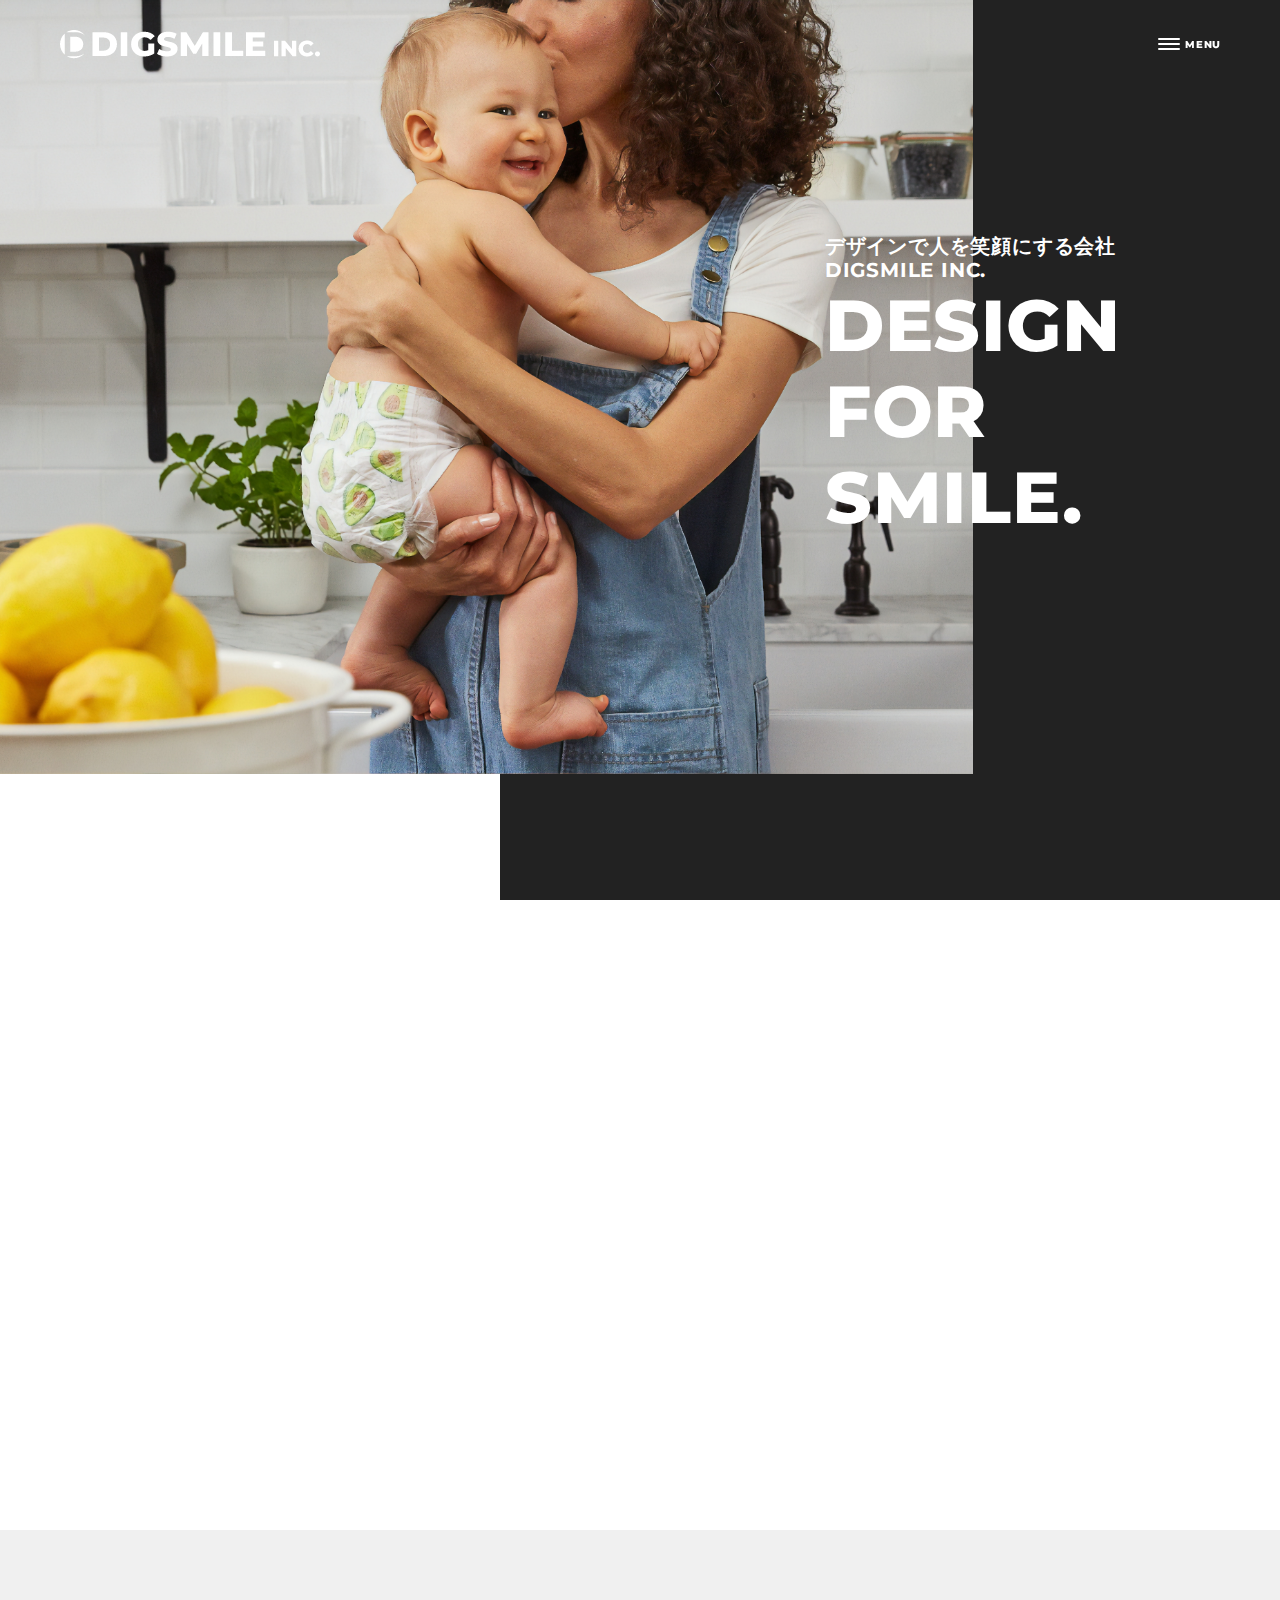
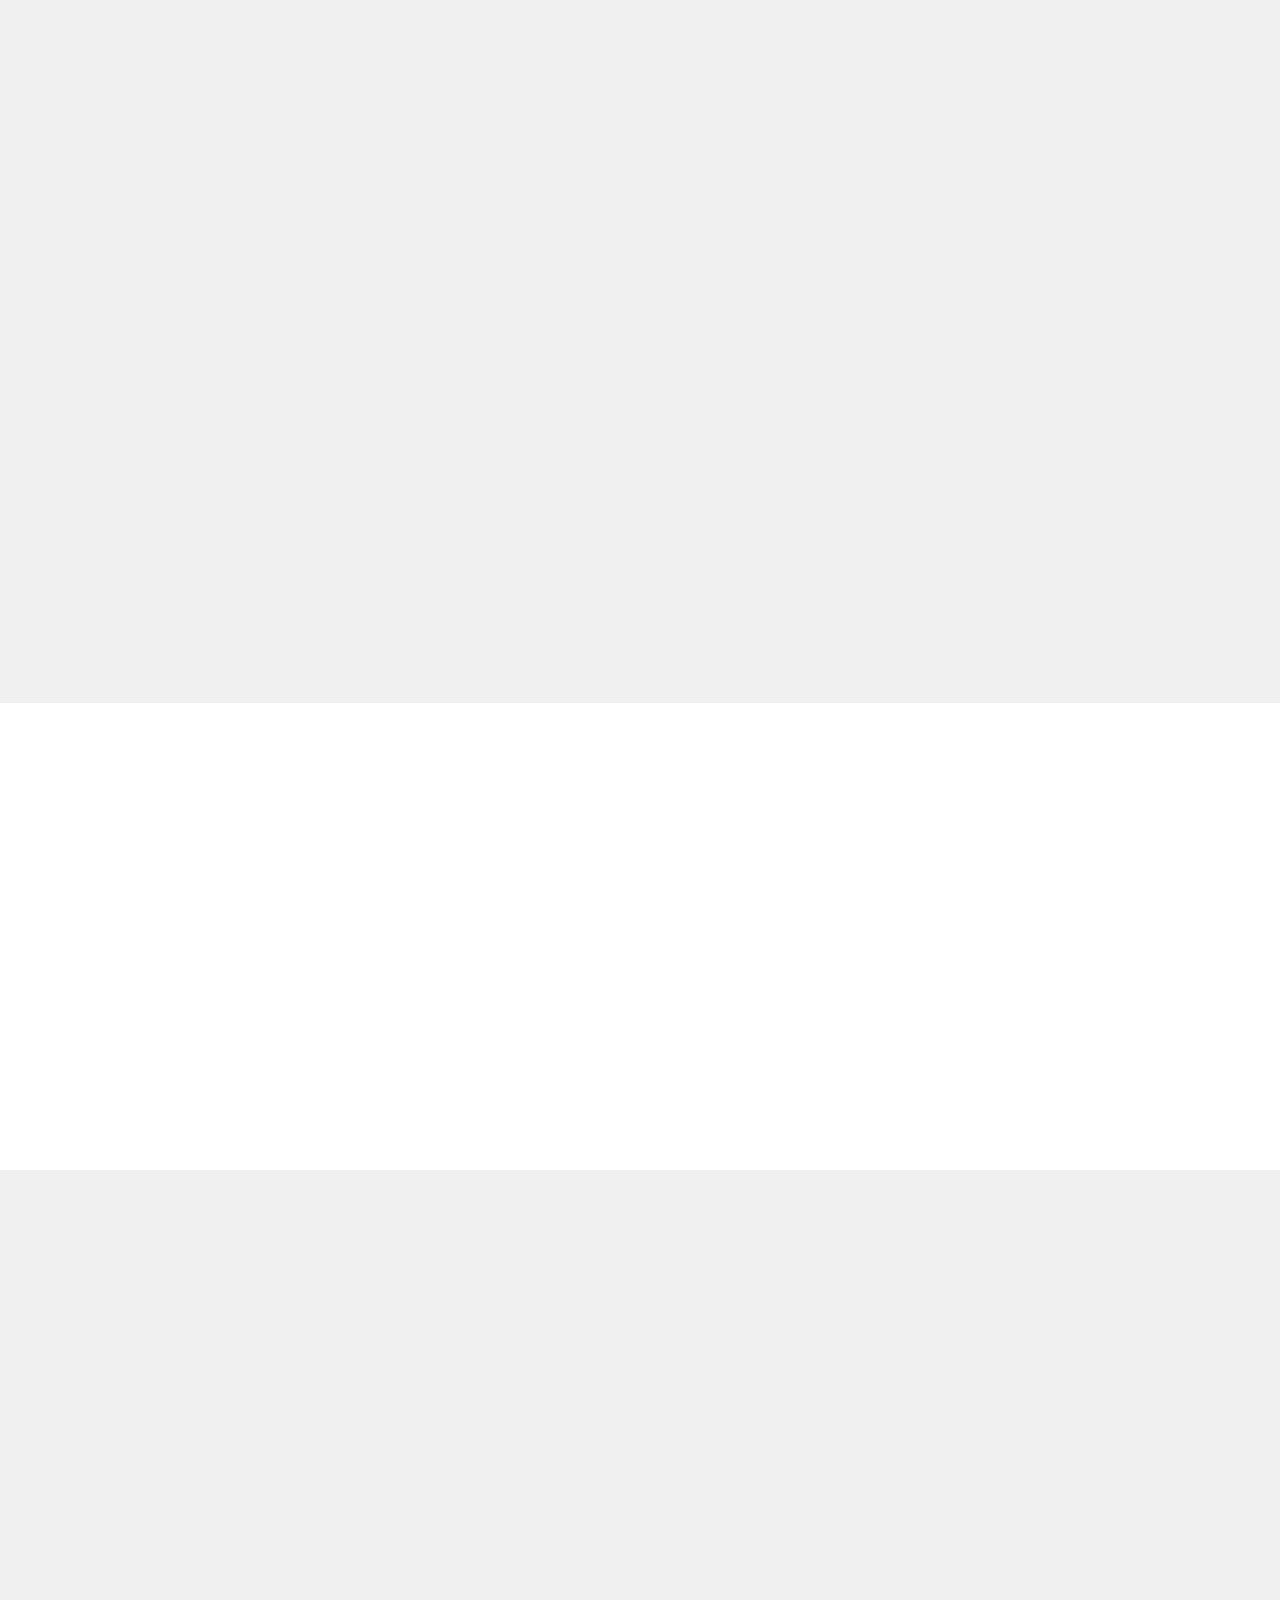
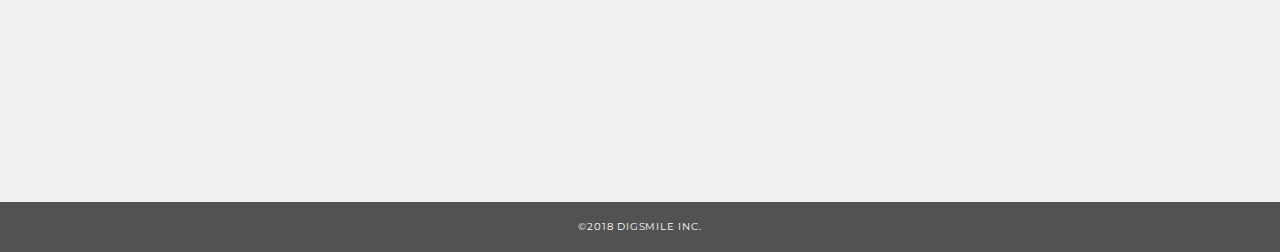
<file: index.html>
<!DOCTYPE html>
<html lang="ja">

<head>
  <meta charset="UTF-8">
  <meta http-equiv="X-UA-Compatible" content="IE=edge">
  <meta name="viewport" content="width=device-width, initial-scale=1.0">
  <title>DIGSMILE INC.</title>

  <link rel="stylesheet" href="./css/reset.css">
  <link rel="stylesheet" href="./css/style.css">

  <link rel="preconnect" href="https://fonts.gstatic.com">
  <link href="https://fonts.googleapis.com/css2?family=Montserrat:wght@500;700;800&family=Noto+Sans+JP&display=swap"
    rel="stylesheet">
</head>

<body>
  <header class="header">
    <div class="flex">
      <h1 class="header__logo" id="back-totop"><img src="./img/site-logo.png" alt="DIGSMILE inc."></h1>
      <div class="nav-menu header__nav-menu">
        <div class="openbtn4"><span></span><span></span><span></span></div>
      </div>
    </div>
    <nav>
      <ul class="menu-list">
        <li class="menu-list__item"><a class="menu-list__link" href="./about_us.html" target="_blank" rel="noopener noreferrer">ABOUT US</a></li>
        <li class="menu-list__item"><a class="menu-list__link" href="#works">WORKS</a></li>
        <li class="menu-list__item"><a class="menu-list__link" href="#culture">CULTURE</a></li>
        <li class="menu-list__item"><a class="menu-list__link" href="#topic">TOPIC</a></li>
        <li class="menu-list__item"><a class="menu-list__link" href="./contact.html" target="_blank" rel="noopener noreferrer">CONTACT</a></li>
      </ul>
    </nav>
  </header>

  

  <div class="top-visual top-visual_size_l">
    <div class="top-img top-img_main">
      <div class="top-ttl top-img__top-ttl">
        <p class="top-ttl__lead">
          デザインで人を笑顔にする会社<br>
          DIGSMILE INC.</p>
        <p class="top-ttl__ttl">
          DESIGN<br>
          FOR<br>
          SMILE.<br></p>
      </div>
    </div>
    <div class="top-visual__rectangle"></div>
  </div>

  <div class="about" id="nav-trigger">
    <div class="inner about__inner scroll-up">
      <div class="card about__card card_bg_white">
        <h2 class="card__ttl">ABOUT US</h2>
        <p class="card__txt txt_NotoSans sp_fz_14">
          DIGSMILEは、デザインで人を笑顔にする会社。<br>
          なんでもない日常に少しのワクワクと遊び心を提供します。笑顔には世界を変える力がある、デザインには人を幸せにする力がある。毎日に幸せを感じて生きていきたい。<br>
          DIGSMILEの社名にはそんな想いが込められています。</p>
        <a class="btn card__btn" href="./about_us.html" target="_blank" rel="noopener noreferrer">READ MORE</a>
      </div>
    </div>
  </div>

  <div class="contents bg_gray">
    <div class="inner">
      <div class="flex-card">
        <div class="card scroll-up" id="works">
          <h2 class="card__ttl">WORKS</h2>
          <div class="card__img_s"><img src="./img/works-img.png" alt=""></div>
          <p class="card__txt">DIGSMILEの制作実績を紹介します。</p>
          <a href="#works" class="btn card__btn">READ MORE</a>
        </div>
        <div class="card scroll-up" id="culture">
          <h2 class="card__ttl">CULTURE</h2>
          <div class="card__img_s"><img src="./img/culture-img.png" alt=""></div>
          <p class="card__txt">DIGSMILEの社内文化について紹介します。</p>
          <a href="#culture" class="btn card__btn">READ MORE</a>
        </div>
      </div>
    </div>
  </div>

  <div class="topics" id="topic">
    <div class="inner scroll-up">
      <h2 class="topics__ttl">LATEST TOPICS</h2>
      <ul class="link-list topics__link-list">
        <li class="link-list-item">
          <p class="link-list-item__time">2020.02.01</p>
          <a href="" class="link-list-item__link">イベントレポート「VRクリエイター座談会 〜5Gの次に来るもの〜」</a>
        </li>
        <li class="link-list-item">
          <p class="link-list-item__time">2020.01.18</p>
          <a href="" class="link-list-item__link">プレスリリースのお知らせ DIGGIN’ RECORDS</a>
        </li>
        <li class="link-list-item">
          <p class="link-list-item__time">2020.01.01</p>
          <a href="" class="link-list-item__link">新年明けましておめでとうございます</a>
        </li>
      </ul>
      <a href="#topic" class="btn topics__btn">READ MORE</a>
    </div>
  </div>

  <div class="contact bg_gray">
    <div class="inner">
      <div class="flex-card_reverce">
        <div class="card card_contact scroll-up">
          <h2 class="card__ttl">CONTACT</h2>
          <p class="card__txt">制作の依頼、取材の依頼、IRや採用についての連絡・お問い合わせはコンタクトページから承っております。<br>
            まずはお気軽にご連絡ください。担当者から改めて返信いたします。</p>
          <a class="btn card__btn" href="./contact.html" target="_blank" rel="noopener noreferrer">READ MORE</a>
        </div>
        <div class="card card_contact scroll-up">
          <div class="card__img_m"><img src="./img/contact-img.png" alt=""></div>
        </div>
      </div>
    </div>
  </div>

  <footer class="footer">
    <p class="footer__txt">&copy;2018 DIGSMILE INC.</p>
  </footer>



  <script src="https://ajax.googleapis.com/ajax/libs/jquery/3.4.1/jquery.min.js"></script>
  <script src="../js/script.js"></script>
</body>

</html>
</file>
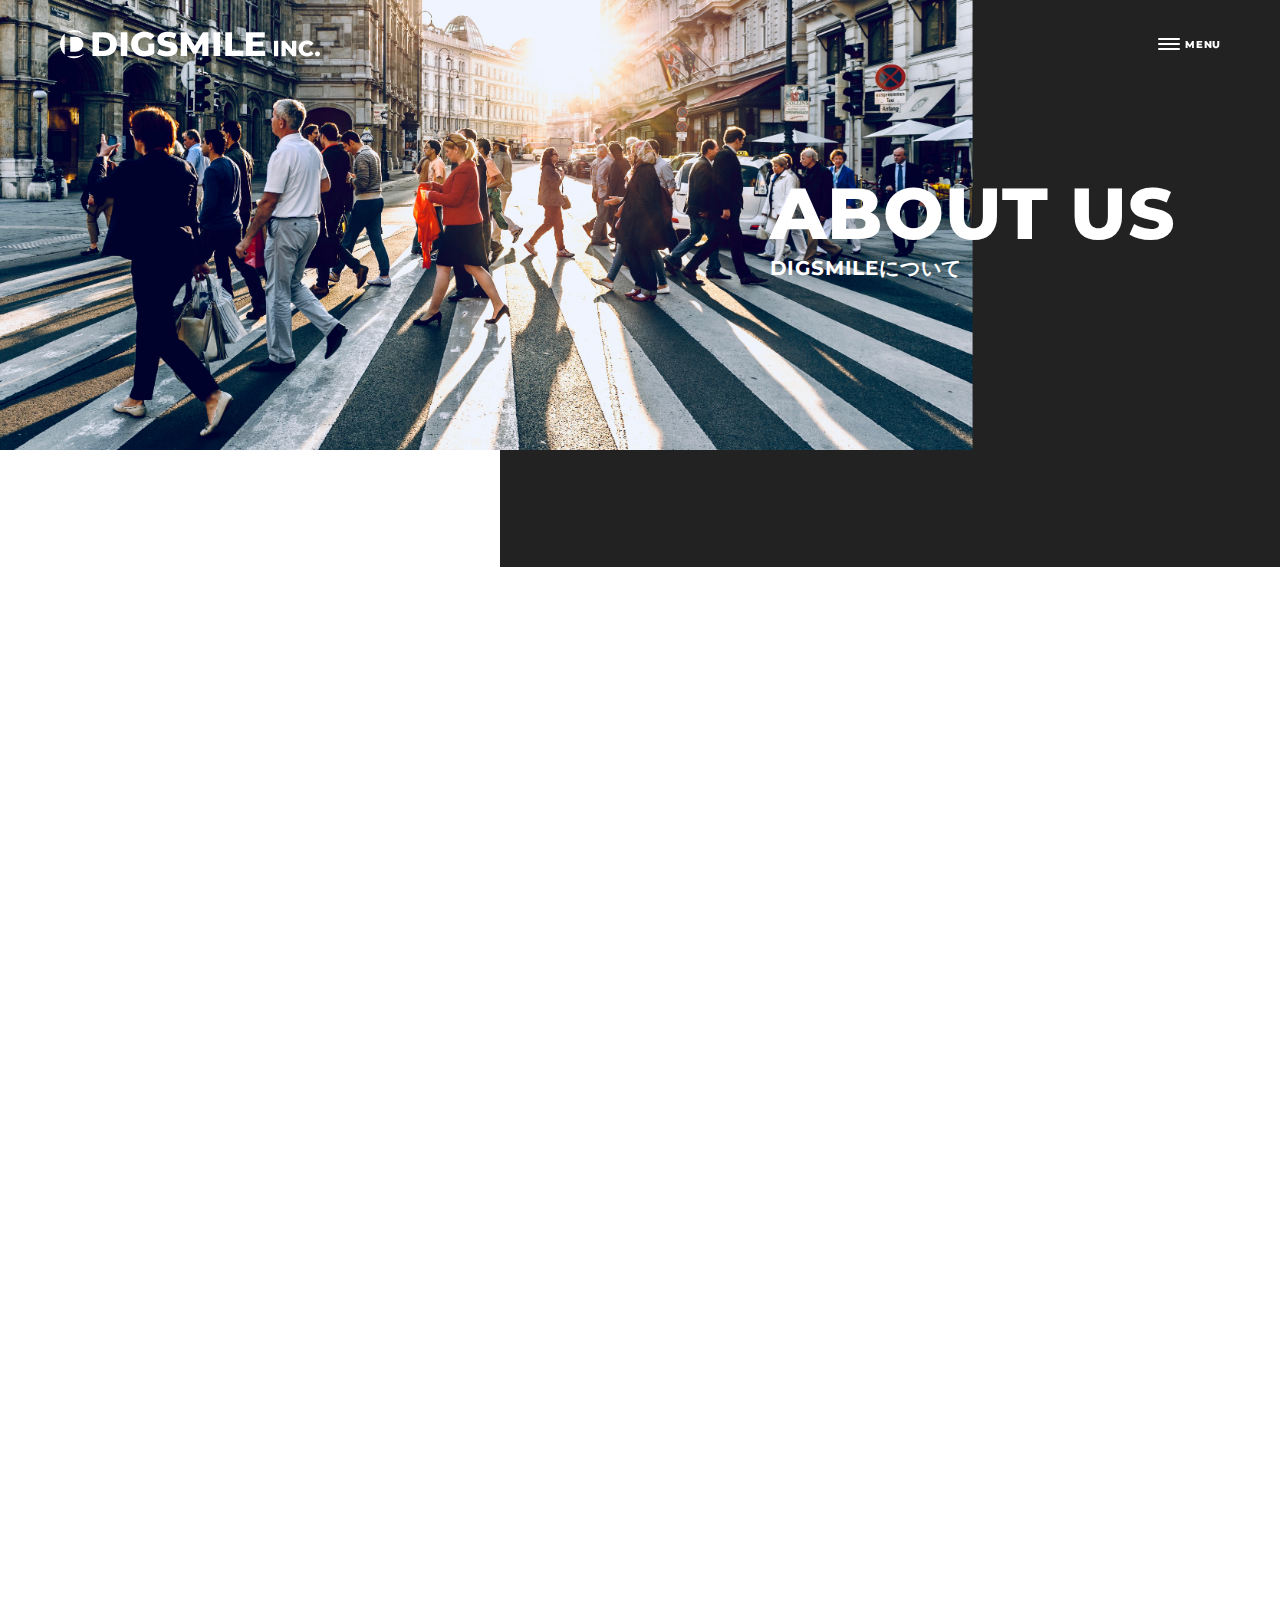
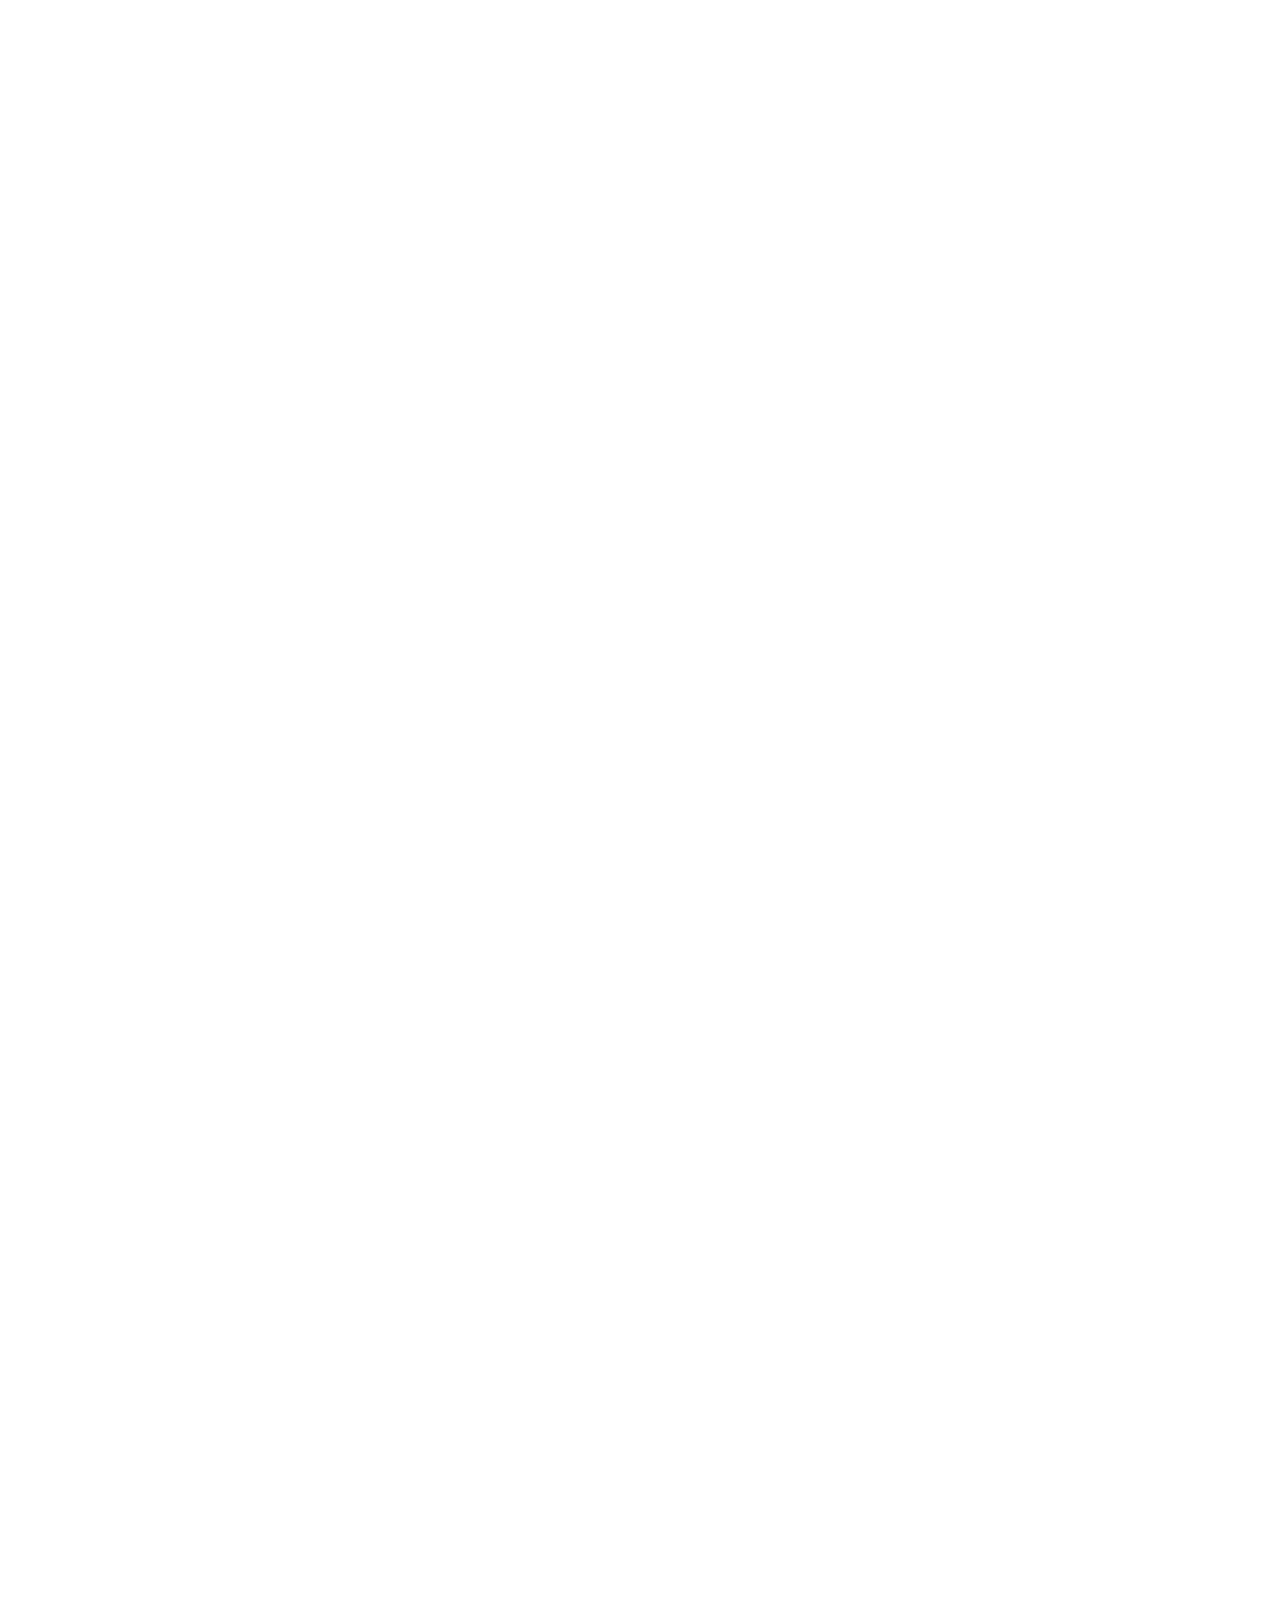
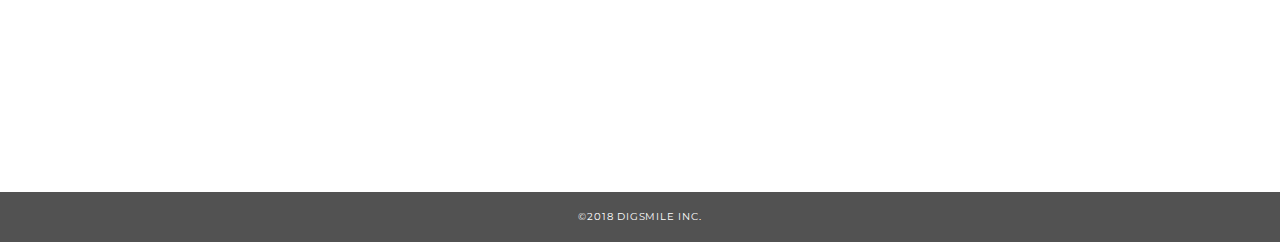
<file: about_us.html>
<!DOCTYPE html>
<html lang="ja">

<head>
  <meta charset="UTF-8">
  <meta http-equiv="X-UA-Compatible" content="IE=edge">
  <meta name="viewport" content="width=device-width, initial-scale=1.0">
  <title>DIGSMILE INC. | ABOUT US</title>

  <link rel="stylesheet" href="./css/reset.css">
  <link rel="stylesheet" href="./css/style.css">

  <link rel="preconnect" href="https://fonts.gstatic.com">
  <link href="https://fonts.googleapis.com/css2?family=Montserrat:wght@500;700;800&family=Noto+Sans+JP&display=swap"
    rel="stylesheet">
</head>

<body>
  <header class="header">
    <div class="flex">
      <h1 class="header__logo" id="back-toppage"><img src="./img/site-logo.png" alt="DIGSMILE inc."></h1>
      <div class="nav-menu header__nav-menu">
        <div class="openbtn4"><span></span><span></span><span></span></div>
      </div>
    </div>
    <nav>
      <ul class="menu-list">
        <li class="menu-list__item"><a class="menu-list__link" href="#">WORKS</a></li>
        <li class="menu-list__item"><a class="menu-list__link" href="#">CULTURE</a></li>
        <li class="menu-list__item"><a class="menu-list__link" href="#">TOPIC</a></li>
        <li class="menu-list__item"><a class="menu-list__link" href="./contact.html" target="_blank" rel="noopener noreferrer">CONTACT</a></li>
      </ul>
    </nav>
  </header>

  <div class="top-visual top-visual_size_s">
    <div class="top-img top-img_about">
      <div class="top-ttl top-img_about__top-ttl">
        <p class="top-ttl__ttl">ABOUT US</p>
        <p class="top-ttl__lead">DIGSMILEについて</p>
      </div>
    </div>
    <div class="top-visual__rectangle"></div>
  </div>

  <div class="vision" id="nav-trigger">
    <div class="inner vision__inner">
      <div class="card scroll-up">
        <h2 class="card__ttl">VISION</h2>
        <p class="card__lead">デザインで人を笑顔にする会社</p>
        <p class="card__txt tab_fz_14">
          私達のデザインで人が笑顔になる。<br><br>
          そんなデザインを目指しています。<br><br>
          私達が考える人を笑顔にできるデザインとは、<br>
          デザインが課題を適切に解決ができているかどうか。<br><br>
          ビジュアルだけではなく、<br>
          本当に求められているものは何かを考え抜いて、<br>
          デザインしていきたい。<br><br>
          誰かの幸せを創ることも、<br>
          世界の常識を変えていくことだってできる。<br><br>
          私達はデザインの力を信じています。
        </p>
      </div>
    </div>
  </div>

  <div class="message scroll-up">
    <div class="inner message__inner">
      <div class="message__img"></div>
      <div class="card message__card bg_gray">
        <h2 class="card__ttl">CEO MESSAGE</h2>
        <p class="card__txt sp_fz_14">
          良いデザインは人を幸せにする。<br><br>
          私達はそう信じています。<br><br>
          デザインを通して、ビジネスの課題とユーザーの課題を解決することで、世の中を幸せにしていきたい。<br><br>
          現在はあらゆるプロダクトがデジタル化されており、デザイナーに対する需要はますます高まっています。それとともに、期待される役割も幅広くなりつつあります。<br><br>
          クリエイティブで社会の可能性を切り開いていく。<br><br>
          変化の激しい現代、私達はデザインの力で社会を良い方向に変革していく企業を目指していきます。
        </p>
      </div>
    </div>
  </div>

  <div class="company scroll-up">
    <div class="inner company__inner">
      <h2 class="company__ttl">COMPANY</h2>
      <table class="table company__table">
        <tbody>
          <tr class="table__row">
            <td class="table__name">社名</td>
            <td class="table__value">株式会社DIGSMILE</td>
          </tr>
          <tr class="table__row">
            <td class="table__name">代表取締役</td>
            <td class="table__value">テイラー・スウィフト</td>
          </tr>
          <tr class="table__row">
            <td class="table__name">設立</td>
            <td class="table__value">2020年1月1日</td>
          </tr>
          <tr class="table__row">
            <td class="table__name">資本金</td>
            <td class="table__value">1億円</td>
          </tr>
          <tr class="table__row">
            <td class="table__name">所在地</td>
            <td class="table__value">東京都新宿区☓☓0-0-0</td>
          </tr>
          <tr class="table__row">
            <td class="table__name">電話番号</td>
            <td class="table__value">03-0000-00000</td>
          </tr>
        </tbody>
      </table>
      <div class="company__map">
        <iframe src="https://www.google.com/maps/embed?pb=!1m18!1m12!1m3!1d3241.7477985333135!2d139.7432442155545!3d35.65858483882043!2m3!1f0!2f0!3f0!3m2!1i1024!2i768!4f13.1!3m3!1m2!1s0x60188bbd9009ec09%3A0x481a93f0d2a409dd!2z5p2x5Lqs44K_44Ov44O8!5e0!3m2!1sja!2sjp!4v1617902782653!5m2!1sja!2sjp" width="100%" height="100%" style="border:0;" allowfullscreen="" loading="lazy"></iframe>
      </div>
    </div>
  </div>

  
  <footer class="footer">
    <p class="footer__txt">&copy;2018 DIGSMILE INC.</p>
  </footer>



  <script src="https://ajax.googleapis.com/ajax/libs/jquery/3.4.1/jquery.min.js"></script>
  <script src="../js/script.js"></script>
</body>

</html>
</file>
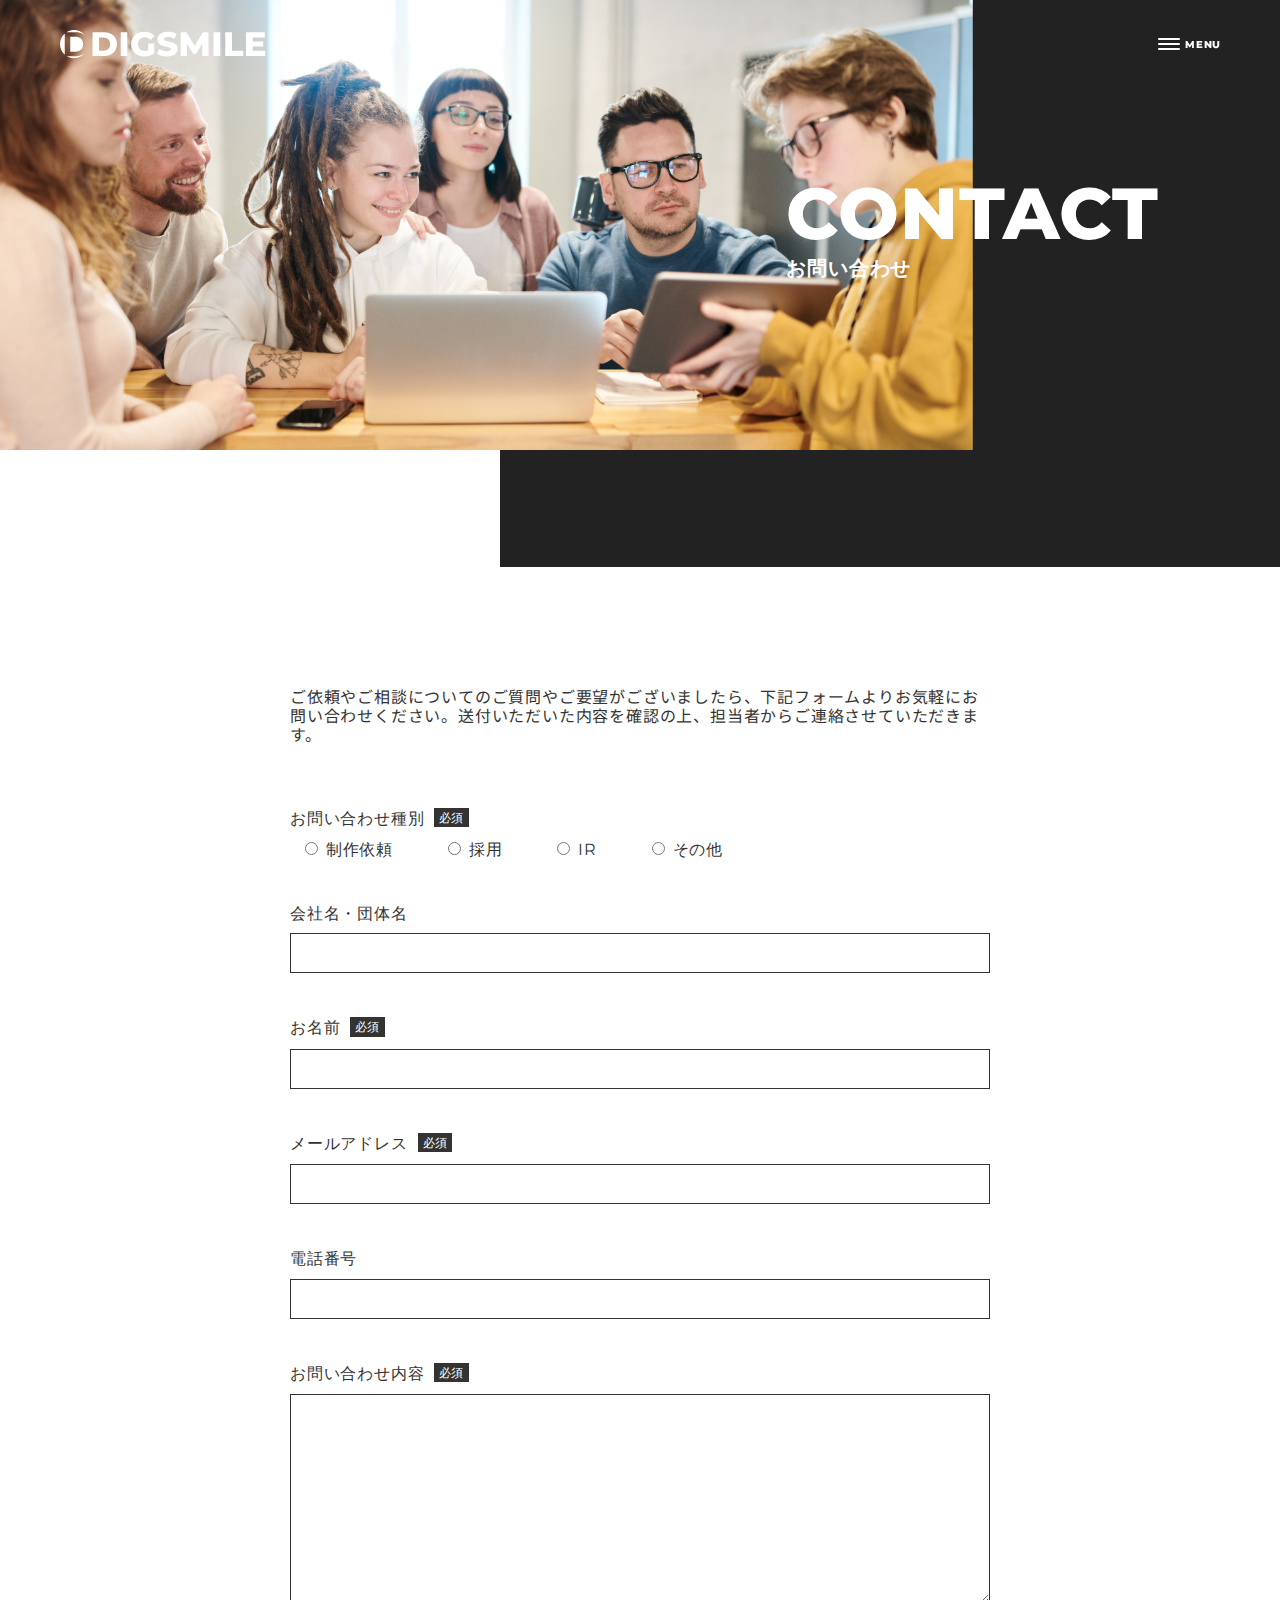
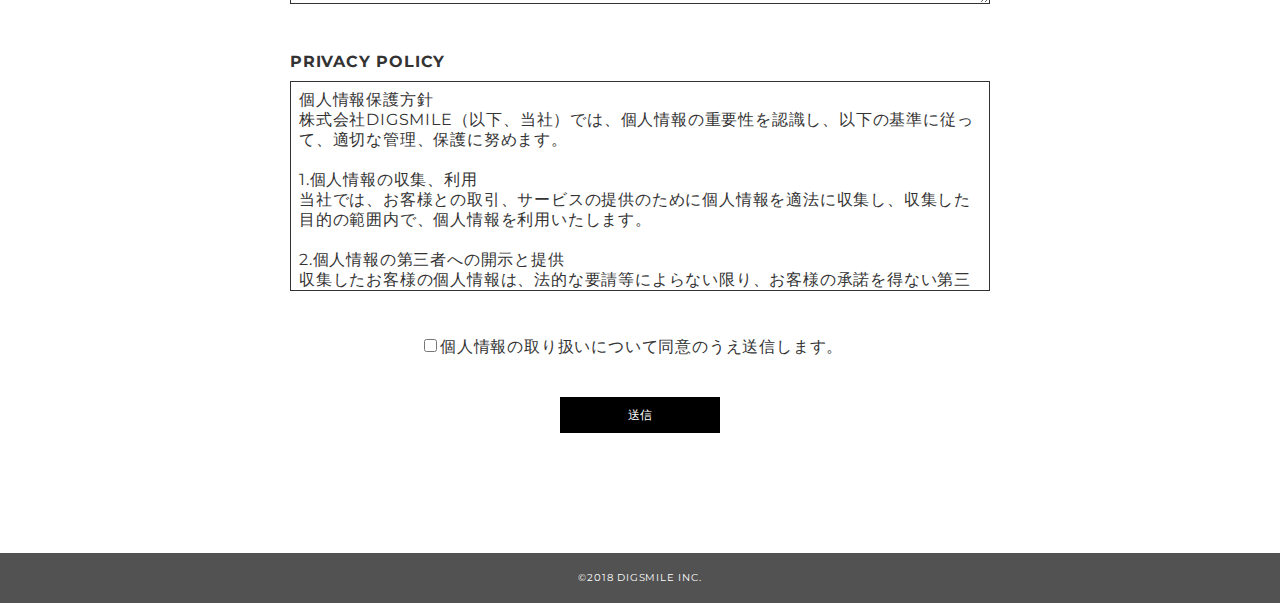
<file: contact.html>
<!DOCTYPE html>
<html lang="ja">

<head>
  <meta charset="UTF-8">
  <meta http-equiv="X-UA-Compatible" content="IE=edge">
  <meta name="viewport" content="width=device-width, initial-scale=1.0">
  <title>DIGSMILE INC. | CONTACT</title>

  <link rel="stylesheet" href="./css/reset.css">
  <link rel="stylesheet" href="./css/style.css">

  <link rel="preconnect" href="https://fonts.gstatic.com">
  <link href="https://fonts.googleapis.com/css2?family=Montserrat:wght@500;700;800&family=Noto+Sans+JP&display=swap"
    rel="stylesheet">
</head>

<body>
  <header class="header">
    <div class="flex">
      <h1 class="header__logo" id="back-toppage"><img src="./img/site-logo.png" alt="DIGSMILE inc."></h1>
      <div class="nav-menu header__nav-menu">
        <div class="openbtn4"><span></span><span></span><span></span></div>
      </div>
    </div>
    <nav>
      <ul class="menu-list">
        <li class="menu-list__item"><a class="menu-list__link" href="./about_us.html" target="_blank" rel="noopener noreferrer">ABOUT US</a></li>
        <li class="menu-list__item"><a class="menu-list__link" href="#">WORKS</a></li>
        <li class="menu-list__item"><a class="menu-list__link" href="#">CULTURE</a></li>
        <li class="menu-list__item"><a class="menu-list__link" href="#">TOPIC</a></li>
      </ul>
    </nav>
  </header>

  <div class="top-visual top-visual_size_s">
    <div class="top-img top-img_contact">
      <div class="top-ttl top-img_contact__top-ttl">
        <p class="top-ttl__ttl">CONTACT</p>
        <p class="top-ttl__lead">お問い合わせ</p>
      </div>
    </div>
    <div class="top-visual__rectangle"></div>
  </div>

  <div class="contact-form" id="nav-trigger">
    <div class="inner">
      <form action="" method="post" class="form">
        <p class="form__txt">ご依頼やご相談についてのご質問やご要望がございましたら、下記フォームよりお気軽にお問い合わせください。送付いただいた内容を確認の上、担当者からご連絡させていただきます。</p>
        <div>
          <p class="form__ttl required">お問い合わせ種別</p>
          <ul class="radio-list form__content">
            <li class="radio-btn">
              <input type="radio" name="contact-type" class="radio-btn__btn" id="request">
              <label for="request" class="radio-btn__label">制作依頼</label>
            </li>
            <li class="radio-btn">
              <input type="radio" name="contact-type" class="radio-btn__btn" id="recruit">
              <label for="recruit" class="radio-btn__label">採用</label>
            </li>
            <li class="radio-btn">
              <input type="radio" name="contact-type" class="radio-btn__btn" id="ir">
              <label for="ir" class="radio-btn__label">IR</label>
            </li>
            <li class="radio-btn">
              <input type="radio" name="contact-type" class="radio-btn__btn" id="other">
              <label for="other" class="radio-btn__label">その他</label>
            </li>
          </ul>
        </div>
        <div>
          <label for="company" class="form__ttl">会社名・団体名</label>
          <input type="text" id="company" name="company" class="form__content input">
        </div>
        <div>
          <label for="name" class="form__ttl required">お名前</label>
          <input type="text" id="name" name="name" class="form__content input">
        </div>
        <div>
          <label for="email" class="form__ttl required">メールアドレス</label>
          <input type="mail" id="email" name="email" class="form__content input">
        </div>
        <div>
          <label for="number" class="form__ttl">電話番号</label>
          <input type="text" id="number" name="number" class="form__content input">
        </div>
        <div>
          <label for="body" class="form__ttl required">お問い合わせ内容</label>
          <textarea id="body" name="form__body" class="form__content textarea"></textarea>
        </div>
        <p class="form__ttl" style="font-weight: bold;">PRIVACY POLICY</p>
        <p class="form__content privacy">
          個人情報保護方針<br>
          株式会社DIGSMILE（以下、当社）では、個人情報の重要性を認識し、以下の基準に従って、適切な管理、保護に努めます。<br><br>
          1.個人情報の収集、利用<br>
          当社では、お客様との取引、サービスの提供のために個人情報を適法に収集し、収集した目的の範囲内で、個人情報を利用いたします。<br><br>
          2.個人情報の第三者への開示と提供<br>
          収集したお客様の個人情報は、法的な要請等によらない限り、お客様の承諾を得ない第三者に対して提供・開示はいたしません。<br>
          業務の都合上、業務委託先に個人情報を提供する場合は、機密保持契約等によって業務委託先に個人情報保護を義務付けるとともに、業務委託先が適切に個人情報を取り扱うように管理いたします。<br><br>
          3.個人情報の保護<br>
          当社では、個人情報の紛失、破壊、改ざん、不正アクセス、および漏えい等を防止するため、適切な対策を行います。<br><br>
          4.法令および関連規範の遵守<br>
          当社は、個人情報の取り扱いに関して、個人情報保護法をはじめとする個人情報に関する法令および関連する規範を遵守します。<br><br>
          5.個人情報の開示・訂正・削除<br>
          当社では、個人情報の開示・訂正・削除等の依頼があった場合、情報提供者本人であることを確認の上、すみやかに対応いたします。<br><br>
          法令や当社方針により、プライバシー・ポリシーを予告なく改訂することがあります。<br><br>
          お問い合わせ窓口<br>
          当社の個人情報の取扱いに関するお問い合わせは下記までご連絡お願いいたします。<br>
          株式会社ファイアープレイス<br>
          044-589-4333
        </p>

        <p class="accept"><input type="checkbox" name="accept" id="accept"><label
            for="accept">個人情報の取り扱いについて同意のうえ送信します。</label></p>
        <div class="btn form__btn">送信</div>
      </form>
    </div>
  </div>

  <footer class="footer">
    <p class="footer__txt">&copy;2018 DIGSMILE INC.</p>
  </footer>



  <script src="https://ajax.googleapis.com/ajax/libs/jquery/3.4.1/jquery.min.js"></script>
  <script src="../js/script.js"></script>
</body>

</html>
</file>
<file: css/style.css>
@charset "UTF-8";
html {
  scroll-behavior: smooth;
  font-size: 625%;
}

body {
  line-height: 1.2;
  letter-spacing: 0.05em;
  font-family: "Montserrat", "游ゴシック体", YuGothic, "游ゴシック", "Yu Gothic", "メイリオ", "Hiragino Kaku Gothic ProN", "Hiragino Sans", sans-serif;
  font-weight: 500;
  color: #333;
  overflow-wrap: break-word;
}

img {
  width: 100%;
  height: auto;
  vertical-align: bottom;
}

.sm-br {
  display: none;
}

@media screen and (max-width: 767px) {
  .sm-br {
    display: inline;
  }
}

.flex {
  display: -webkit-box;
  display: -ms-flexbox;
  display: flex;
  -webkit-box-pack: justify;
      -ms-flex-pack: justify;
          justify-content: space-between;
}

.bg_gray {
  background: #F0F0F0;
}

.txt_NotoSans {
  font-family: "Noto Sans JP", sans-serif;
}

@media screen and (max-width: 767px) {
  .sp_fz_14 {
    font-size: 0.14rem !important;
  }
}

@media screen and (max-width: 1000px) {
  .tab_fz_14 {
    font-size: 0.14rem !important;
  }
}

.required:after {
  content: "必須";
  display: inline-block;
  color: #fff;
  background: #333;
  font-size: 0.12rem;
  letter-spacing: 0.004em;
  padding: 3px 5px;
  margin-left: 10px;
  position: relative;
  top: -2px;
}

.inner {
  width: 85%;
  max-width: 1100px;
  margin-left: auto;
  margin-right: auto;
}

@media screen and (max-width: 1000px) {
  .inner {
    width: 92%;
  }
}

.scroll-up {
  opacity: 0;
  -webkit-transform: translateY(80px);
  transform: translateY(80px);
  -webkit-transition: all 1s;
  transition: all 1s;
}

.scroll-up.done {
  opacity: 1;
  -webkit-transform: translate(0, 0);
  transform: translate(0, 0);
}

.menu-list {
  width: 0px;
  max-width: 100%;
  height: 100vh;
  background: rgba(34, 34, 34, 0.9);
  position: fixed;
  top: 0;
  right: 0;
  z-index: 110;
  overflow: hidden;
  -webkit-transition: all 0.4s;
  transition: all 0.4s;
}

.menu-list__item {
  overflow: hidden;
}

.menu-list__item:first-child {
  margin-top: 30vh;
}

.menu-list__link {
  display: block;
  width: 100%;
  height: 50px;
  line-height: 50px;
  text-align: center;
  color: #fff;
  font-size: 0.2rem;
  font-weight: 800;
  cursor: pointer;
}

.menu-list__link:hover {
  background: rgba(85, 85, 85, 0.9);
}

.menu-list::before {
  content: url(../img/logo.png);
  position: absolute;
  top: 30vh;
  left: 50%;
  -webkit-transform: translate(-50%, -150px);
          transform: translate(-50%, -150px);
  overflow: hidden;
}

.btn {
  display: block;
  background: #000;
  color: #FFF;
  font-size: 12px;
  width: 160px;
  height: 36px;
  line-height: 36px;
  letter-spacing: 0.015em;
  text-align: center;
}

.flex-card {
  display: -webkit-box;
  display: -ms-flexbox;
  display: flex;
  -webkit-box-pack: justify;
      -ms-flex-pack: justify;
          justify-content: space-between;
}

.flex-card .card {
  width: 48%;
}

@media screen and (max-width: 1000px) {
  .flex-card {
    -webkit-box-orient: vertical;
    -webkit-box-direction: normal;
        -ms-flex-direction: column;
            flex-direction: column;
  }
  .flex-card .card {
    width: 70%;
    margin-bottom: 80px;
  }
  .flex-card .card:last-child {
    margin-bottom: 0;
  }
}

@media screen and (max-width: 1000px) and (max-width: 767px) {
  .flex-card .card {
    width: 100%;
    margin-bottom: 40px;
  }
}

.flex-card_reverce {
  display: -webkit-box;
  display: -ms-flexbox;
  display: flex;
  -webkit-box-pack: justify;
      -ms-flex-pack: justify;
          justify-content: space-between;
}

@media screen and (max-width: 1000px) {
  .flex-card_reverce {
    -webkit-box-orient: vertical;
    -webkit-box-direction: reverse;
        -ms-flex-direction: column-reverse;
            flex-direction: column-reverse;
  }
  .flex-card_reverce .card {
    margin-bottom: 30px;
  }
  .flex-card_reverce .card:first-child {
    margin-bottom: 0;
  }
}

.card__ttl {
  font-size: 0.32rem;
  font-weight: 800;
  line-height: calc(39 / 32);
  letter-spacing: 0.068em;
  margin-bottom: 30px;
}

@media screen and (max-width: 767px) {
  .card__ttl {
    font-size: 0.28rem;
  }
}

.card__img_s {
  width: 100%;
  height: auto;
  margin-bottom: 30px;
}

.card__img_m {
  width: 100%;
  height: auto;
  margin-bottom: 30px;
}

@media screen and (max-width: 1000px) {
  .card__img_m {
    margin-bottom: 0;
  }
}

.card__lead {
  font-weight: bold;
  font-size: 0.24rem;
  margin-bottom: 30px;
}

.card__txt {
  font-size: 0.16rem;
  letter-spacing: 0.005em;
  line-height: 2;
  margin: -0.5em 0 calc(30px - 0.5em) 0;
}

.card_bg_white {
  background: rgba(255, 255, 255, 0.9);
}

.card_contact {
  width: 48%;
  padding-top: 70px;
}

@media screen and (max-width: 1000px) {
  .card_contact {
    width: 70%;
    padding-top: 0;
  }
}

@media screen and (max-width: 767px) {
  .card_contact {
    width: 100%;
  }
}

.table {
  border-spacing: 0;
}

.table__row {
  height: 56px;
}

.table__name {
  width: 20%;
  font-weight: bold;
  vertical-align: middle;
  border-bottom: 1px solid #ddd;
  border-collapse: collapse;
}

@media screen and (max-width: 767px) {
  .table__name {
    width: 40%;
    font-size: 0.14rem;
  }
}

.table__value {
  width: 80%;
  vertical-align: middle;
  border-bottom: 1px solid #ddd;
  border-collapse: collapse;
}

@media screen and (max-width: 767px) {
  .table__value {
    width: 60%;
    font-size: 0.14rem;
  }
}

/*ボタン外側※レイアウトによってpositionや形状は適宜変更してください*/
.openbtn4 {
  position: relative;
  /*ボタン内側の基点となるためrelativeを指定*/
  cursor: pointer;
  z-index: 1000;
  width: 22px;
  height: 12px;
}

.openbtn4 span {
  display: inline-block;
  -webkit-transition: all 0.4s;
  transition: all 0.4s;
  /*アニメーションの設定*/
  position: absolute;
  left: 0;
  height: 2px;
  border-radius: 1px;
  background: #fff;
  width: 100%;
}

.openbtn4 span:nth-of-type(1) {
  top: 0px;
}

.openbtn4 span:nth-of-type(2) {
  top: 5px;
}

.openbtn4 span:nth-of-type(3) {
  top: 10px;
}

.openbtn4::after {
  content: "Menu";
  position: absolute;
  top: 50%;
  left: calc(100% + 5px);
  -webkit-transform: translate(0, -0.5em);
          transform: translate(0, -0.5em);
  color: #fff;
  font-size: 0.1rem;
  font-weight: 800;
  text-transform: uppercase;
}

/*activeクラスが付与されると線が回転して×になり、Menu⇒Closeに変更*/
.openbtn4.active span {
  -webkit-transition: all 0.4s;
  transition: all 0.4s;
}

.openbtn4.active span:nth-of-type(1) {
  top: 0px;
  left: 0;
  -webkit-transform: translateY(5px) rotate(-210deg);
          transform: translateY(5px) rotate(-210deg);
}

.openbtn4.active span:nth-of-type(2) {
  opacity: 0;
}

.openbtn4.active span:nth-of-type(3) {
  top: 10px;
  left: 0;
  -webkit-transform: translateY(-5px) rotate(210deg);
          transform: translateY(-5px) rotate(210deg);
}

.openbtn4.active::after {
  content: "Close";
}

.form {
  width: 700px;
  margin: 0 auto;
}

@media screen and (max-width: 1000px) {
  .form {
    width: 100%;
  }
}

.form__txt {
  font-size: 0.16rem;
  font-family: "Noto Sans JP", sans-serif;
  margin-bottom: 65px;
}

.form__ttl {
  font-size: 0.16rem;
  line-height: calc(18 / 16);
}

.form__content {
  width: 100%;
  margin: 10px 0 45px;
}

@media screen and (max-width: 1000px) {
  .form__content {
    margin: 10px 0 40px;
  }
}

.form__btn {
  margin: 0 auto;
}

.input {
  height: 40px;
  border: 1px solid #333;
  padding: 0 8px;
  line-height: 20px;
}

.textarea {
  height: 210px;
  border: 1px solid #333;
  padding: 8px;
  line-height: 20px;
}

.privacy {
  height: 210px;
  border: 1px solid #333;
  padding: 8px;
  line-height: 20px;
  overflow: scroll;
}

.accept {
  width: 440px;
  margin: 0 auto;
  margin-bottom: 40px;
}

@media screen and (max-width: 767px) {
  .accept {
    width: 100%;
  }
}

@media screen and (max-width: 767px) {
  .radio-btn {
    margin-bottom: 15px;
  }
}

.radio-btn__label {
  margin-right: 50px;
}

.radio-list {
  display: -webkit-box;
  display: -ms-flexbox;
  display: flex;
  padding-left: 10px;
}

@media screen and (max-width: 767px) {
  .radio-list {
    -webkit-box-orient: vertical;
    -webkit-box-direction: normal;
        -ms-flex-direction: column;
            flex-direction: column;
  }
}

.header {
  position: fixed;
  z-index: 100;
  width: 100%;
  padding: 30px 60px;
  -webkit-transition: all 0.5s;
  transition: all 0.5s;
}

@media screen and (max-width: 1000px) {
  .header {
    padding: 30px 30px;
  }
}

@media screen and (max-width: 767px) {
  .header {
    padding: 20px 15px;
  }
}

.header__logo {
  width: 260px;
  height: 28px;
  margin-right: auto;
  cursor: pointer;
}

@media screen and (max-width: 1000px) {
  .header__logo {
    width: 189px;
    height: 21px;
  }
}

.header__nav-menu {
  height: 12px;
  position: relative;
  top: 8px;
  left: -40px;
}

@media screen and (max-width: 1000px) {
  .header__nav-menu {
    top: 4px;
  }
}

.top-img {
  position: relative;
  width: 76%;
  z-index: -20;
}

@media screen and (max-width: 1000px) {
  .top-img {
    width: 78%;
  }
}

@media screen and (max-width: 767px) {
  .top-img {
    width: 75%;
  }
}

.top-img__top-ttl {
  position: absolute;
  top: 50%;
  right: 0;
  -webkit-transform: translate(50%, -50%);
          transform: translate(50%, -50%);
}

@media screen and (max-width: 1000px) {
  .top-img__top-ttl {
    -webkit-transform: translate(40%, -50%);
            transform: translate(40%, -50%);
  }
}

@media screen and (max-width: 767px) {
  .top-img__top-ttl {
    -webkit-transform: translate(30%, -50%);
            transform: translate(30%, -50%);
  }
}

.top-img_main {
  height: 86vh;
  background: url(../img/home-top.png) top center/cover;
}

.top-img_about {
  height: 50vh;
  background: url(../img/about-top.png) top center/cover;
}

.top-img_about__top-ttl {
  position: absolute;
  top: 50%;
  right: 0;
  -webkit-transform: translate(50%, -50%);
          transform: translate(50%, -50%);
}

@media screen and (max-width: 1000px) {
  .top-img_about__top-ttl {
    -webkit-transform: translate(28%, -50%);
            transform: translate(28%, -50%);
  }
}

@media screen and (max-width: 767px) {
  .top-img_about__top-ttl {
    -webkit-transform: translate(20%, -50%);
            transform: translate(20%, -50%);
  }
}

.top-img_contact {
  height: 50vh;
  background: url(../img/contact-top.png) center/cover;
}

.top-img_contact__top-ttl {
  position: absolute;
  top: 50%;
  right: 0;
  -webkit-transform: translate(50%, -50%);
          transform: translate(50%, -50%);
}

@media screen and (max-width: 1000px) {
  .top-img_contact__top-ttl {
    -webkit-transform: translate(28%, -50%);
            transform: translate(28%, -50%);
  }
}

@media screen and (max-width: 767px) {
  .top-img_contact__top-ttl {
    -webkit-transform: translate(20%, -50%);
            transform: translate(20%, -50%);
  }
}

.top-ttl__lead {
  font-size: 0.2rem;
  color: #fff;
  font-weight: bold;
}

@media screen and (max-width: 1000px) {
  .top-ttl__lead {
    font-size: 0.16rem;
  }
}

.top-ttl__ttl {
  font-size: 0.72rem;
  line-height: calc(86 / 72);
  color: #fff;
  font-weight: 800;
}

@media screen and (max-width: 1000px) {
  .top-ttl__ttl {
    font-size: 0.52rem;
    white-space: nowrap;
  }
}

.top-visual {
  position: relative;
}

.top-visual__rectangle {
  position: absolute;
  top: 0;
  right: 0;
  z-index: -30;
  width: 780px;
  height: 100%;
  background: #222;
}

@media screen and (max-width: 1000px) {
  .top-visual__rectangle {
    width: 73%;
  }
}

.top-visual_size_l {
  height: 100vh;
}

.top-visual_size_s {
  height: 63vh;
}

.about {
  padding-top: 120px;
}

@media screen and (max-width: 1000px) {
  .about {
    padding-top: 80px;
  }
}

.about__inner {
  position: relative;
  height: 610px;
  background: url(../img/about-bg.png) center/cover;
}

@media screen and (max-width: 1000px) {
  .about__inner {
    width: 100%;
  }
}

.about__card {
  position: absolute;
  top: 50%;
  left: 50px;
  width: 590px;
  height: 387px;
  padding: 50px 30px;
  -webkit-transform: translate(0, -50%);
          transform: translate(0, -50%);
}

@media screen and (max-width: 1000px) {
  .about__card {
    width: 75%;
    max-width: 590px;
    left: 50%;
    -webkit-transform: translate(-50%, -50%);
            transform: translate(-50%, -50%);
  }
}

@media screen and (max-width: 767px) {
  .about__card {
    width: 92%;
    height: 450px;
  }
}

.contents {
  padding: 180px 0 60px;
  margin-top: -100px;
}

@media screen and (max-width: 1000px) {
  .contents {
    padding: 60px 0 40px;
    margin-top: 0;
  }
}

@media screen and (max-width: 767px) {
  .contents {
    padding: 40px 0;
  }
}

.topics {
  padding: 60px 0;
}

@media screen and (max-width: 1000px) {
  .topics {
    padding: 40px 0;
  }
}

.topics__ttl {
  font-size: 0.32rem;
  font-weight: 800;
  line-height: calc(39 / 32);
  letter-spacing: 0.068em;
  margin-bottom: 30px;
}

@media screen and (max-width: 767px) {
  .topics__ttl {
    font-size: 0.28rem;
  }
}

.topics__link-list {
  margin-left: auto;
}

@media screen and (max-width: 1000px) {
  .topics__link-list {
    margin-left: 0;
  }
}

.topics__btn {
  margin-left: auto;
}

@media screen and (max-width: 1000px) {
  .topics__btn {
    margin-left: 0;
  }
}

.link-list {
  width: 700px;
}

@media screen and (max-width: 1000px) {
  .link-list {
    width: 100%;
  }
}

.link-list .link-list-item {
  border-bottom: #ddd solid 1px;
  margin: 30px 0;
}

@media screen and (max-width: 767px) {
  .link-list .link-list-item {
    margin: 20px 0;
  }
}

.link-list .link-list-item__time {
  color: #cecece;
  font-size: 0.1rem;
  font-weight: 700;
}

.link-list .link-list-item__link {
  color: #333;
  font-size: 0.14rem;
  line-height: calc(38/14);
  letter-spacing: 0.004em;
}

.contact {
  padding: 60px 0 120px;
}

@media screen and (max-width: 1000px) {
  .contact {
    padding: 40px 0 80px;
  }
}

@media screen and (max-width: 767px) {
  .contact {
    padding: 40px 0;
  }
}

.footer {
  height: 50px;
  background: #525252;
}

.footer__txt {
  color: #fff;
  font-size: 0.1rem;
  line-height: 50px;
  text-align: center;
}

.vision {
  padding-top: 120px;
}

@media screen and (max-width: 1000px) {
  .vision {
    padding-top: 80px;
  }
}

.vision__inner {
  padding-left: 20%;
}

@media screen and (max-width: 767px) {
  .vision__inner {
    padding-left: 15%;
  }
}

.message {
  margin-top: 120px;
}

@media screen and (max-width: 1000px) {
  .message {
    margin-top: 80px;
  }
}

.message__inner {
  position: relative;
}

.message__img {
  position: absolute;
  top: 0;
  left: 0;
  z-index: 5;
  width: 40%;
  height: 270px;
  background: url(../img/message-img.png) center/contain no-repeat;
}

@media screen and (max-width: 767px) {
  .message__img {
    width: 94%;
    max-width: 340px;
    left: -5%;
    height: 230px;
    background: url(../img/message-img.png) center/cover no-repeat;
  }
}

.message__card {
  float: right;
  margin-top: 144px;
  width: 70%;
  max-width: 770px;
  padding: 120px 185px 90px;
}

@media screen and (max-width: 1000px) {
  .message__card {
    padding: 110px 40px 80px;
  }
}

@media screen and (max-width: 767px) {
  .message__card {
    width: 100%;
    padding: 120px 30px 80px;
  }
}

.message:after {
  content: "";
  display: block;
  clear: both;
}

.company {
  margin: 120px 0;
}

@media screen and (max-width: 1000px) {
  .company {
    margin: 80px 0;
  }
}

.company__ttl {
  font-size: 0.32rem;
  font-weight: 800;
  line-height: calc(39 / 32);
  letter-spacing: 0.068em;
  margin-bottom: 30px;
  margin-bottom: 0;
  padding-bottom: 30px;
  border-bottom: 1px solid #ddd;
}

@media screen and (max-width: 767px) {
  .company__ttl {
    font-size: 0.28rem;
  }
}

.company__table {
  width: 72%;
  margin: 0 0 30px auto;
}

@media screen and (max-width: 1000px) {
  .company__table {
    width: 100%;
  }
}

.company__map {
  height: 360px;
}

@media screen and (max-width: 1000px) {
  .company__map {
    height: 230px;
  }
}

@media screen and (max-width: 767px) {
  .company__map {
    height: 470px;
  }
}

.contact-form {
  padding: 120px 0;
}

@media screen and (max-width: 767px) {
  .contact-form {
    padding: 80px 0;
  }
}
</file>
